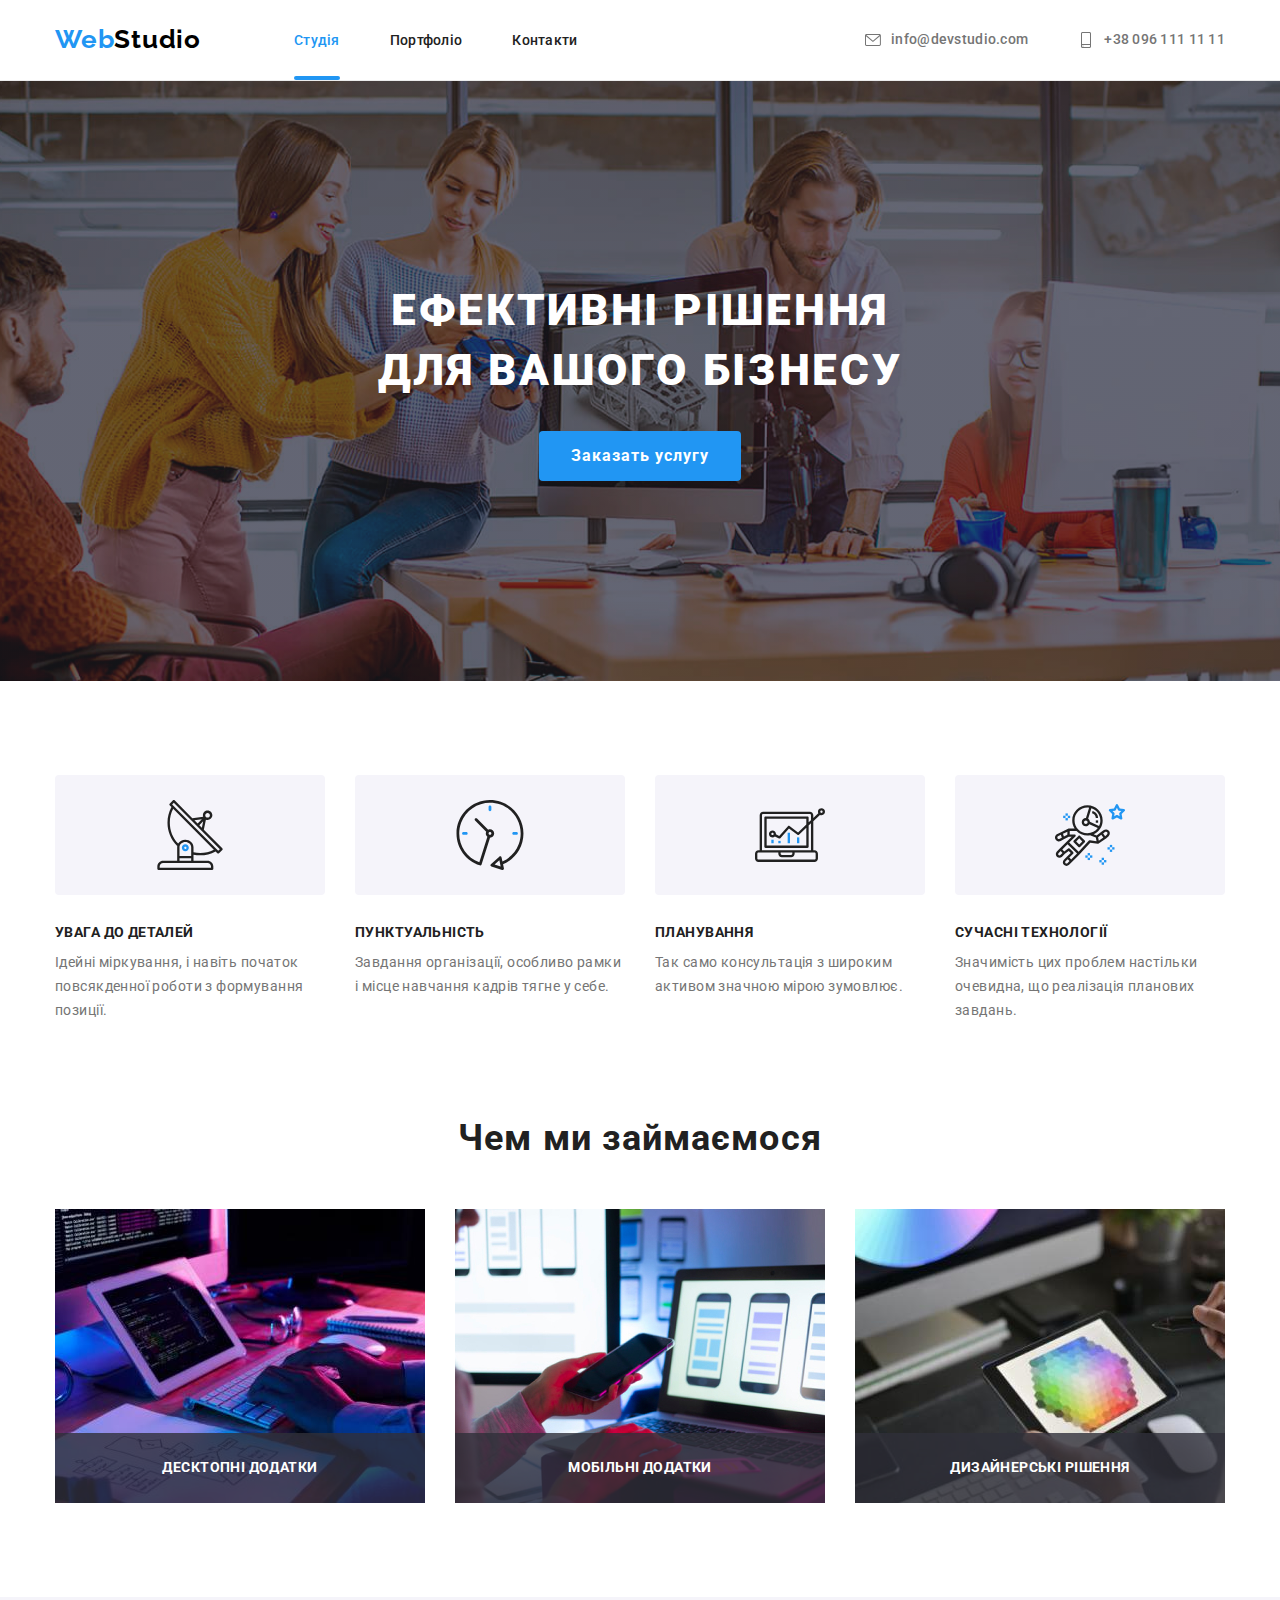
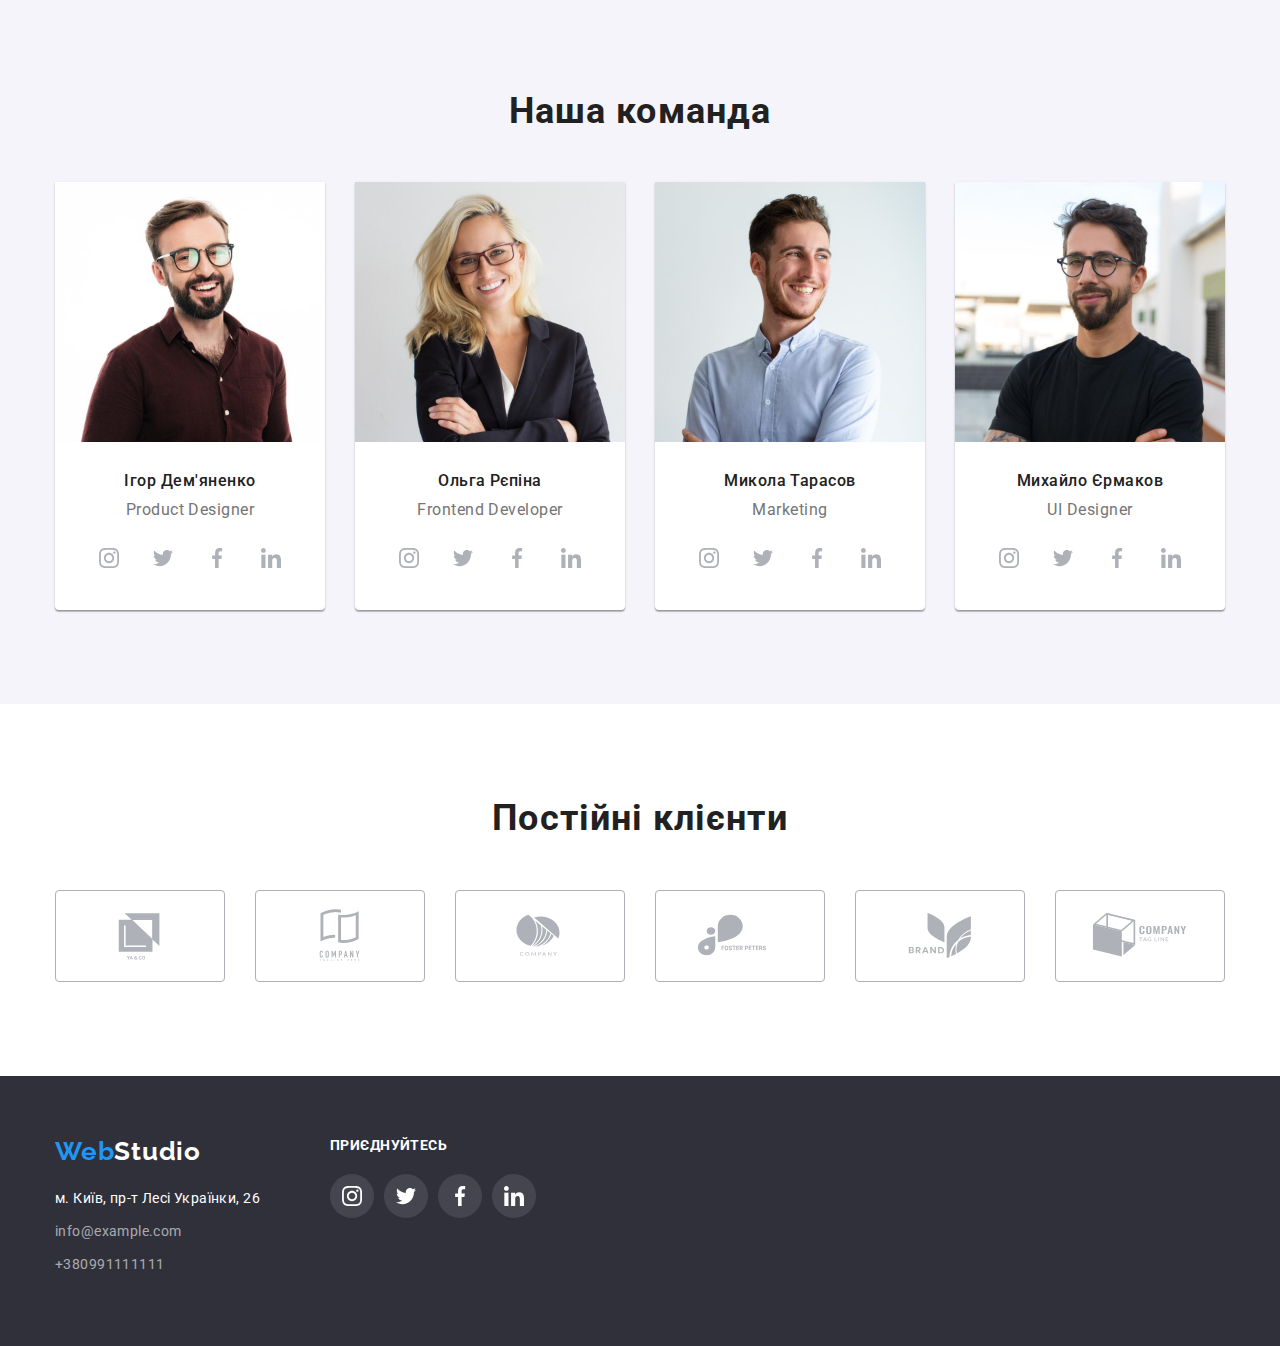
<file: index.html>
<!DOCTYPE html>
<html lang="uk">
<head>

    <meta charset="UTF-8">
    <meta http-equiv="X-UA-Compatible" content="IE=edge">
    <meta name="viewport" content="width=device-width, initial-scale=1.0">
    <title>WebStudio</title>
    <link rel="preconnect" href="https://fonts.googleapis.com">
    <link rel="preconnect" href="https://fonts.gstatic.com" crossorigin>
    <link rel="stylesheet"
        href="https://fonts.googleapis.com/css2?family=Montserrat:wght@400;700&family=Raleway:wght@700&family=Roboto:wght@400;500;700;900&display=swap">
    <link href="https://cdnjs.cloudflare.com/ajax/libs/modern-normalize/1.1.0/modern-normalize.min.css" rel="stylesheet">
    <link rel="stylesheet" href="./css/styles.css">
  
</head>

<body>

    <header class="header">

<div class="container">
    <a class="logo" href="./index.html"><span class="logo-span">Web</span>Studio</a>
    <nav>
        <ul class="header-list list">
            <li class="header-item"><a class="header-link link active" href="./index.html">Студія</a></li>
            <li class="header-item"><a class="header-link link" href="./portfolio.html">Портфоліо</a></li>
            <li class="header-item"><a class="header-link link" href="">Контакти</a></li>
        </ul>
    </nav>
    <ul class="header-contact-list list">
        <li><a class="header-contact-link link" href=""><svg class="contact-icon" width="16" height="16">
            <use href="./images/symbol-defs.svg#icon-envelope"></use>
            </svg>info@devstudio.com</a>
        </li>
        <li>
            <a class="header-contact-link link" href=""><svg class="contact-icon" width="16" height="16">
            <use href="./images/symbol-defs.svg#icon-smartphone-1"></use>
            </svg>+38 096 111 11 11</a></li>
    </ul>
</div>     
    </header>

    <main> 

        <section class="hero">
            <div class="container">
                <h1 class="hero-title">Ефективні рішення <br> для вашого бізнесу</h1>
                <button class="hero-button" type="button" data-modal-open>Заказать услугу</button>
               
                </div>
        </section>       
        <section class="benefits">
            <div class="container">
                <h2 class="visually-hidden">Сильные стороны</h2>
                <ul class="benefits-list list">
                    <li class="benefits-item"><div class="benefit-card"><svg class="benefits-icon" width="70" height="70">
                        <use href="./images/symbol-defs.svg#icon-antenna"></use></svg></div>
                        <h3 class="benefits-title">Увага до деталей</h3>
                        <p class="benefits-text">Ідейні міркування, і навіть початок повсякденної роботи з формування позиції.
                        </p>
                    </li>
                    <li class="benefits-item"><div class="benefit-card"><svg class="benefits-icon" width="70" height="70">
                        <use href="./images/symbol-defs.svg#icon-clock"></use>
                        </svg></div>
                        <h3 class="benefits-title">Пунктуальність</h3>
                        <p class="benefits-text">Завдання організації, особливо рамки і місце навчання кадрів тягне у себе.
                        </p>
                    </li>
                    <li class="benefits-item"><div class="benefit-card"><svg class="benefits-icon" width="70" height="70">
                        <use href="./images/symbol-defs.svg#icon-diagram"></use></svg></div>
                        <h3 class="benefits-title">Планування</h3>
                        <p class="benefits-text">Так само консультація з широким активом значною мірою зумовлює.
                        </p>
                    </li>
                    <li class="benefits-item"><div class="benefit-card"><svg class="benefits-icon" width="70" height="70">
                        <use href="./images/symbol-defs.svg#icon-astronaut"></use>
                        </svg></div>
                        <h3 class="benefits-title">Сучасні технології</h3>
                        <p class="benefits-text">Значимість цих проблем настільки очевидна, що реалізація планових завдань.</p>
                    </li>
                </ul>
            </div>               
        </section>
        <section class="specialty">
            <div class="container">
                <h2 class="specialty-title">Чем ми займаємося</h2>
                <ul class="specialty-list list">
                    <li class="specialty-item">
                        <a href=""><img src="./images/box1.jpg" alt="Десктопні додатки" width="370"></a>
                        <p class="specialty-item-overlay">Десктопні додатки</p>
                    </li>
                    <li class="specialty-item">
                        <a href=""><img src="./images/box2.jpg" alt="Мобільні додатки" width="370"></a>
                        <p class="specialty-item-overlay">Мобільні додатки</p>
                    </li>
                    <li class="specialty-item">
                        <a href=""><img src="./images/box3.jpg" alt="Дизайнерські рішення" width="370"></a>
                        <p class="specialty-item-overlay">Дизайнерські рішення</p>
                    </li>
                    </ul>
            </div>
        </section>
        <section class="team">
            <div class="container">
                <h2 class="team-title">Наша команда</h2>
                <ul class="team-list list">
                    <li class="team-item">
                        <a class="team-link link" href=""><img src="./images/imgigordemyanenko.jpg" alt="Фото Игоря Дямяненко"width="270"></a>
                            <div class="discription">
                                <h3 class="team-player">Ігор Дем'яненко</h3>
                                <p lang="en" class="team-player-trade">Product Designer</p>
                                <ul class="team-soc-list list">
                                    <li class="team-soc-item"><a class="team-soc-link" href=""><svg class="soc-icon" width="20" height="20">
                                            <use href="./images/symbol-defs.svg#icon-instagram"></use></svg></a>
                                    </li>
                                    <li class="team-soc-item"><a class="team-soc-link" href=""><svg class="soc-icon" width="20" height="20">
                                            <use href="./images/symbol-defs.svg#icon-twitter"></use></svg></a>
                                    </li>
                                    <li class="team-soc-item"><a class="team-soc-link" href=""><svg class="soc-icon" width="20" height="20">
                                            <use href="./images/symbol-defs.svg#icon-facebook"></use></svg></a>
                                    </li>
                                    <li class="team-soc-item"><a class="team-soc-link" href=""><svg class="soc-icon" width="20" height="20">
                                            <use href="./images/symbol-defs.svg#icon-linkedin"></use></svg></a>
                                    </li>
                                    </ul>
                            </div>     
                    </li>
                    <li class="team-item">
                        <a class="team-link link" href=""><img src="./images/imgolgarepyena.jpg" alt="Фото Ольги Репеной" width="270"></a>
                            <div class="discription">
                                <h3 class="team-player">Ольга Рєпіна</h3>
                                <p lang="en" class="team-player-trade">Frontend Developer</p>
                                <ul class="team-soc-list list">
                                    <li class="team-soc-item"><a class="team-soc-link" href=""><svg class="soc-icon" width="20" height="20">
                                            <use href="./images/symbol-defs.svg#icon-instagram"></use></svg></a>
                                    </li>
                                    <li class="team-soc-item"><a class="team-soc-link" href=""><svg class="soc-icon" width="20" height="20">
                                            <use href="./images/symbol-defs.svg#icon-twitter"></use></svg></a>
                                    </li>
                                    <li class="team-soc-item"><a class="team-soc-link" href=""><svg class="soc-icon" width="20" height="20">
                                            <use href="./images/symbol-defs.svg#icon-facebook"></use></svg></a>
                                    </li>
                                    <li class="team-soc-item"><a class="team-soc-link" href=""><svg class="soc-icon" width="20" height="20">
                                            <use href="./images/symbol-defs.svg#icon-linkedin"></use></svg></a>
                                    </li>
                                </ul>
                            </div>     
                    </li>
                    <li class="team-item">
                        <a class="team-link link" href=""><img src="./images/imgnikolaytarasov.jpg" alt="Фото Николая Тарасова"width="270"></a>
                            <div class="discription">
                                <h3 class="team-player">Микола Тарасов</h3>
                                <p lang="en" class="team-player-trade">Marketing</p>
                                <ul class="team-soc-list list">
                                    <li class="team-soc-item"><a class="team-soc-link" href=""><svg class="soc-icon" width="20" height="20">
                                                <use href="./images/symbol-defs.svg#icon-instagram"></use></svg></a>
                                    </li>
                                    <li class="team-soc-item"><a class="team-soc-link" href=""><svg class="soc-icon" width="20" height="20">
                                                <use href="./images/symbol-defs.svg#icon-twitter"></use></svg></a>
                                        </li>
                                    <li class="team-soc-item"><a class="team-soc-link" href=""><svg class="soc-icon" width="20" height="20">
                                                <use href="./images/symbol-defs.svg#icon-facebook"></use></svg></a>
                                    </li>
                                    <li class="team-soc-item"><a class="team-soc-link" href=""><svg class="soc-icon" width="20" height="20">
                                                <use href="./images/symbol-defs.svg#icon-linkedin"></use></svg></a>
                                    </li>
                                </ul>
                            </div>   
                    </li>
                    <li class="team-item">
                        <a class="team-link link" href=""><img src="./images/imgmihailyermakov.jpg" alt="Фото Михаила Ермакова"width="270"></a>
                            <div class="discription">
                                <h3 class="team-player">Михайло Єрмаков</h3>
                                <p lang="en" class="team-player-trade">UI Designer</p>
                                <ul class="team-soc-list list">
                                    <li class="team-soc-item"><a class="team-soc-link" href=""><svg class="soc-icon" width="20" height="20">
                                                <use href="./images/symbol-defs.svg#icon-instagram"></use></svg></a>
                                    </li>
                                    <li class="team-soc-item"><a class="team-soc-link" href=""><svg class="soc-icon" width="20" height="20">
                                                <use href="./images/symbol-defs.svg#icon-twitter"></use></svg></a>
                                    </li>
                                    <li class="team-soc-item"><a class="team-soc-link" href=""><svg class="soc-icon" width="20" height="20">
                                                <use href="./images/symbol-defs.svg#icon-facebook"></use></svg></a>
                                    </li>
                                    <li class="team-soc-item"><a class="team-soc-link" href=""><svg class="soc-icon" width="20" height="20">
                                                <use href="./images/symbol-defs.svg#icon-linkedin"></use>
                                            </svg></a>
                                    </li>
                                </ul>
                            </div>  
                    </li>
                </ul>
            </div>
        </section>  
        <section class="customers">
            <div class="container">
                <h2 class="customers-title">Постійні клієнти</h2>
                    <ul class="customers-list list">
                        <li class="customer-item"><a class="customer-link link" href=""><svg class="customer-icon" width="106" height="60">
                            <use href="./images/symbol-defs.svg#icon-Logo"></use></svg></a>
                        </li>
                        <li class="customer-item"><a class="customer-link link" href=""><svg class="customer-icon" width="106" height="60">
                            <use href="./images/symbol-defs.svg#icon-Logo-1"></use></svg></a>
                        </li>
                        <li class="customer-item"><a class="customer-link link" href=""><svg class="customer-icon" width="106" height="60">
                            <use href="./images/symbol-defs.svg#icon-Logo-2"></use></svg></a>
                        </li>
                        <li class="customer-item"><a class="customer-link link" href=""><svg class="customer-icon" width="106" height="60">
                            <use href="./images/symbol-defs.svg#icon-Logo-3"></use></svg></a>
                        </li>
                        <li class="customer-item"><a class="customer-link link" href=""><svg class="customer-icon" width="106" height="60">
                                <use href="./images/symbol-defs.svg#icon-Logo-4"></use></svg></a>
                        </li>
                        <li class="customer-item"><a class="customer-link link" href=""><svg class="customer-icon" width="106" height="60">
                                <use href="./images/symbol-defs.svg#icon-Logo-5"></use></svg></a>
                        </li>    
                    </ul>
            </div>
                
        </section> 

    </main>

    <footer class="footer">

        <div class="footer-container">
            <div class="address-footer">
                <a class="logo" href="./index.html"><span class="logo-span">Web</span><span class="logo-footer">Studio</span></a>
                <address class="footer-address">м. Київ, пр-т Лесі Українки, 26</address>
                <address>
                    <ul class="address-list list">
                        <li class="address-list-item"><a class="address-contect link" href="mailto:info@example.com">info@example.com</a></li>
                        <li class="address-list-item"><a class="address-contect link" href="tel:+380991111111">+380991111111</a></li>
                    </ul>
                </address>
            </div> 
            <div class="footer-soc">
                <span class="pre-titel-soc">Приєднуйтесь</span>
                <ul class="footer-soc-list list">
                    <li class="footer-soc-item"><a class="footer-soc-link" href=""><svg class="footer-soc-icon" width="20" height="20">
                                <use href="./images/symbol-defs.svg#icon-instagram"></use></svg></a>
                    </li>
                    <li class="footer-soc-item"><a class="footer-soc-link" href=""><svg class="footer-soc-icon" width="20" height="20">
                                <use href="./images/symbol-defs.svg#icon-twitter"></use></svg></a>
                    </li>
                    <li class="footer-soc-item"><a class="footer-soc-link" href=""><svg class="footer-soc-icon" width="20" height="20">
                                <use href="./images/symbol-defs.svg#icon-facebook"></use></svg></a>
                    </li>
                    <li class="footer-soc-item"><a class="footer-soc-link" href=""><svg class="footer-soc-icon" width="20" height="20">
                                <use href="./images/symbol-defs.svg#icon-linkedin"></use></svg></a>
                    </li>
                </ul>
            </div>
        </div>

    </footer>
    
    <div class="backdrop is-hidden" data-modal>
        <div class="modal ">
            <button type="button" class="modal-close" data-modal-close><svg class="modal-close-symbol" width="17" heigth="17"><use href="./images/symbol-defs.svg#icon-close-black"></use></svg>
            </button>
        </div>
    </div>
    <script src="https://unpkg.com/aos@2.3.1/dist/aos.js"></script>
    <script></script>
<script src="./modal.js"></script>
</body>

</html>
</file>
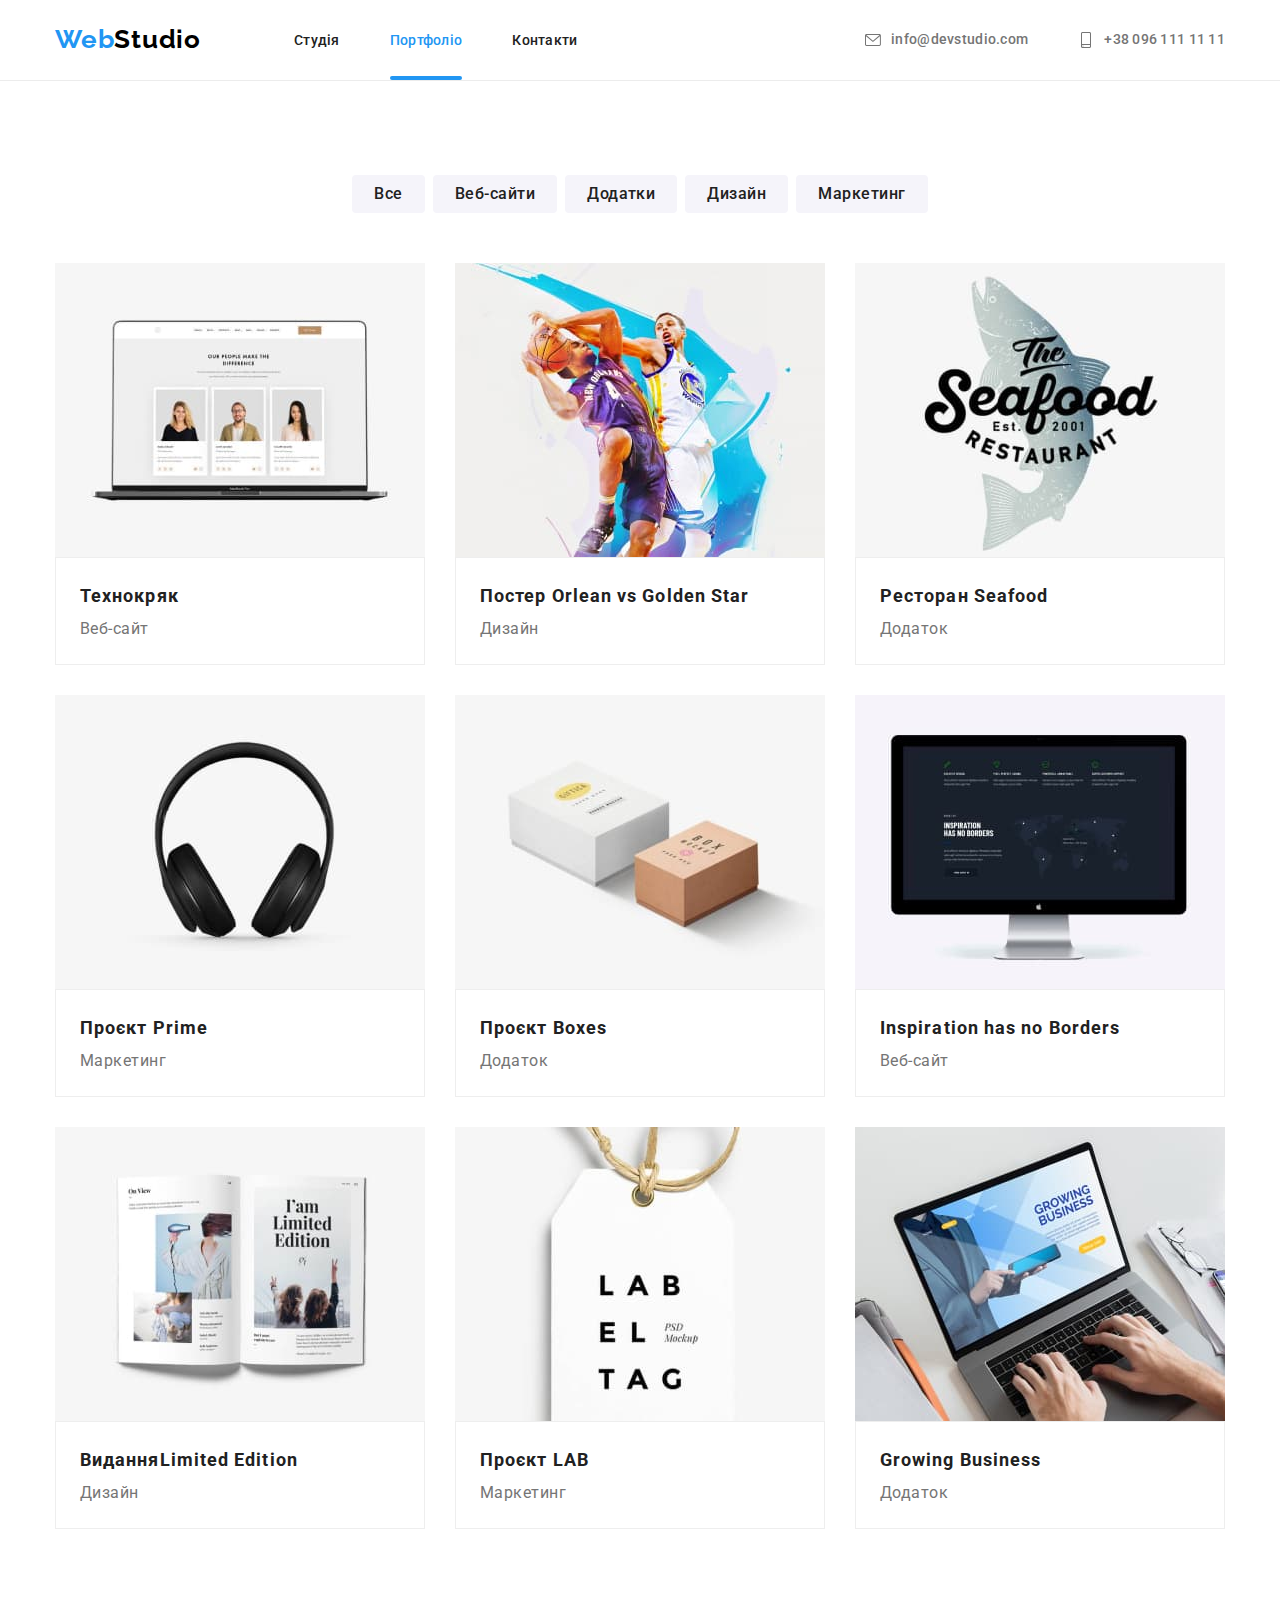
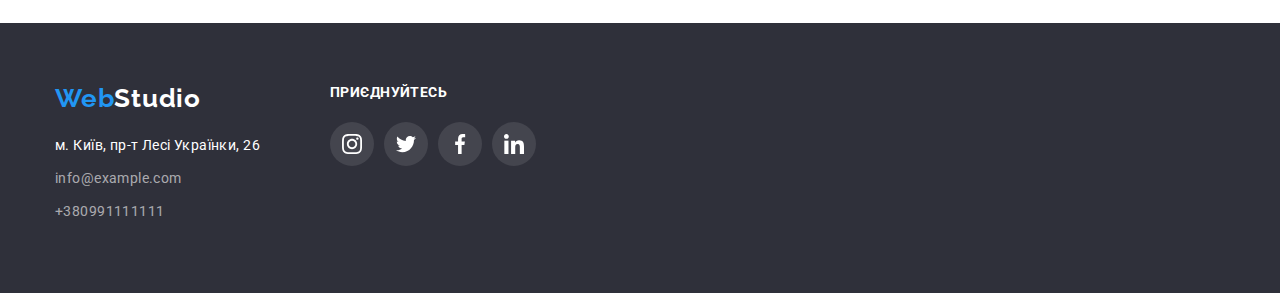
<file: portfolio.html>
<!DOCTYPE html>
<html lang="ru">

<head>

    <meta charset="UTF-8">
    <meta http-equiv="X-UA-Compatible" content="IE=edge">
    <meta name="viewport" content="width=device-width, initial-scale=1.0">
    <title>WebStudio</title>
    <link rel="preconnect" href="https://fonts.googleapis.com">
    <link rel="preconnect" href="https://fonts.gstatic.com" crossorigin>
    <link rel="stylesheet"
        href="https://fonts.googleapis.com/css2?family=Montserrat:wght@400;700&family=Raleway:wght@700&family=Roboto:wght@400;500;700;900&display=swap">
    <link href="https://cdnjs.cloudflare.com/ajax/libs/modern-normalize/1.1.0/modern-normalize.min.css"
        rel="stylesheet">
    <link rel="stylesheet" href="./css/styles.css">

</head>

<body>

<header class="header">

    <div class="container">
        <a class="logo" href="./index.html"><span class="logo-span">Web</span>Studio</a>
        <nav>
            <ul class="header-list list">
                <li><a class="header-link link" href="./index.html">Студія</a></li>
                <li><a class="header-link link active" href="./portfolio.html">Портфоліо</a></li>
                <li><a class="header-link link" href="">Контакти</a></li>
            </ul>
        </nav>
        <ul class="header-contact-list list">
            <li><a class="header-contact-link link" href=""><svg class="contact-icon" width="16" height="16">
                        <use href="./images/symbol-defs.svg#icon-envelope"></use></svg>info@devstudio.com</a>
            </li>
            <li>
                <a class="header-contact-link link" href=""><svg class="contact-icon" width="16" height="16">
                        <use href="./images/symbol-defs.svg#icon-smartphone-1"></use></svg>+38 096 111 11 11</a>
            </li>
        </ul>
    </div>

</header>

    <main>

        <section class="portfolio">
            <div class="container">
                <h1 class="visually-hidden">Портфоліо</h1>
                <ul class="portfolio-button-list list">
                    <li><button class="portfolio-button" type="button">Все</button></li>
                    <li><button class="portfolio-button" type="button">Веб-сайти</button></li>
                    <li><button class="portfolio-button" type="button">Додатки</button></li>
                    <li><button class="portfolio-button" type="button">Дизайн</button></li>
                    <li><button class="portfolio-button" type="button">Маркетинг</button></li>
                </ul>
            <ul class="portfolio-list list">
            <li class="portfolio-item">
            <div class="portfolio-thurm"><a class="portfolio-link link" href=""><img src="./images/technocrack.jpg" alt="Технокряк" width="370">
                <p class="portfolio-hidden-description">Ресурс пропонує комплексні пропозиції з різним рівнем функціоналу та сервісів. Все це дозволить відвідувачу отримати
                вичерпні відомості про компанію чи приватну особу.</p></div>
                <div class="project-name"><h2 class="portfolio-title">Технокряк</h2>
                <p class="portfolio-text">Веб-сайт</p></div></a>
            
            </li>
            <li class="portfolio-item">
            <div class="portfolio-thurm"><a class="portfolio-link link" href=""><img src="./images/posterneworleanvsgoldenstar.jpg" alt="Постер" width="370">
                <p class="portfolio-hidden-description">Ресурс пропонує комплексні пропозиції з різним рівнем функціоналу та сервісів. Все це дозволить відвідувачу отримати
                вичерпні відомості про компанію чи приватну особу.</p></div>
                <div class="project-name"><h2 class="portfolio-title">Постер <span lang="en">Orlean vs Golden Star</span></h2>
                <p class="portfolio-text">Дизайн</p></div></a>
            
            </li>
            <li class="portfolio-item">
            <div class="portfolio-thurm"><a class="portfolio-link link" href=""><img src="./images/restaurantseafood.jpg" alt="Ресторант морепродуктов" width="370">
            <p class="portfolio-hidden-description">Ресурс пропонує комплексні пропозиції з різним рівнем функціоналу та сервісів.Все це дозволить відвідувачу отримати
                вичерпні відомості про компанію чи приватну особу.</p></div>
                <div class="project-name"><h2 class="portfolio-title">Ресторан <span lang="en">Seafood</span></h2>
                <p class="portfolio-text">Додаток</p></div></a>
            
            </li>
            <li class="portfolio-item">
            <div class="portfolio-thurm"><a class="portfolio-link link" href=""><img src="./images/projectprime.jpg" alt="Маркетинговый проект" width="370">
            <p class="portfolio-hidden-description">Ресурс пропонує комплексні пропозиції з різним рівнем функціоналу та сервісів.Все це дозволить відвідувачу отримати
                вичерпні відомості про компанію чи приватну особу.</p></div>
                <div class="project-name"><h2 class="portfolio-title">Проєкт <span lang="en">Prime</span></h2>
                <p class="portfolio-text">Маркетинг</p></div></a>
            
            </li>
            <li class="portfolio-item">
            <div class="portfolio-thurm"><a class="portfolio-link link" href=""><img src="./images/projectboxes.jpg" alt="Приложение коробки" width="370">
                <p class="portfolio-hidden-description">Ресурс пропонує комплексні пропозиції з різним рівнем функціоналу та сервісів.Все це дозволить відвідувачу отримати
                вичерпні відомості про компанію чи приватну особу.</p></div>
                <div class="project-name"><h2 class="portfolio-title">Проєкт <span lang="en">Boxes</span></h2>
                <p class="portfolio-text">Додаток</p></div></a>
            
            </li>
            <li class="portfolio-item">
            <div class="portfolio-thurm"><a class="portfolio-link link" href=""><img src="./images/inspirationhasnoborders.jpg" alt="Веб-сайт" width="370">
            <p class="portfolio-hidden-description">Ресурс пропонує комплексні пропозиції з різним рівнем функціоналу та сервісів.Все це дозволить відвідувачу отримати
                вичерпні відомості про компанію чи приватну особу.</p></div>
                <div class="project-name"><h2 lang="en" class="portfolio-title">Inspiration has no Borders</h2>
                <p class="portfolio-text">Веб-сайт</p></div></a>
            
            </li>
            <li class="portfolio-item">
            <div class="portfolio-thurm"><a class="portfolio-link link" href=""><img src="./images/issuelimitededition.jpg" alt="Дизайн издания" width="370">
                <p class="portfolio-hidden-description">Ресурс пропонує комплексні пропозиції з різним рівнем функціоналу та сервісів.Все це дозволить відвідувачу отримати
                вичерпні відомості про компанію чи приватну особу.</p></div>
                <div class="project-name"><h2 class="portfolio-title">Видання<span lang="en">Limited Edition</span></h2>
                <p class="portfolio-text">Дизайн</p></div></a>
            
            </li>
            <li class="portfolio-item">
            <div class="portfolio-thurm"><a class="portfolio-link link" href=""><img src="./images/projectlab.jpg" alt="Маркетинговый проект" width="370">
                <p class="portfolio-hidden-description">Ресурс пропонує комплексні пропозиції з різним рівнем функціоналу та сервісів.Все це дозволить відвідувачу отримати
                вичерпні відомості про компанію чи приватну особу.</p></div>
                <div class="project-name"><h2 class="portfolio-title">Проєкт <span lang="en">LAB</span></h2>
                <p class="portfolio-text">Маркетинг</p></div></a>
            
            </li>
            <li class="portfolio-item">
            <div class="portfolio-thurm"><a class="portfolio-link link" href=""><img src="./images/growingbusiness.jpg" alt="Приложение для бизнеса" width="370">
                <p class="portfolio-hidden-description">Ресурс пропонує комплексні пропозиції з різним рівнем функціоналу та сервісів.Все це дозволить відвідувачу отримати
                вичерпні відомості про компанію чи приватну особу.</p></div>
                <div class="project-name"><h2 lang="en" class="portfolio-title">Growing Business</h2>
                <p class="portfolio-text">Додаток</p></div></a>
            
            </li>
            </ul>
            </div>
        </section>

    </main>

<footer class="footer">

    <div class="footer-container">
        <div class="address-footer">
            <a class="logo" href="./index.html"><span class="logo-span">Web</span><span
                    class="logo-footer">Studio</span></a>
            <address class="footer-address">м. Київ, пр-т Лесі Українки, 26</address>
            <address>
                <ul class="address-list list">
                    <li class="address-list-item"><a class="address-contect link"
                            href="mailto:info@example.com">info@example.com</a></li>
                    <li class="address-list-item"><a class="address-contect link"
                            href="tel:+380991111111">+380991111111</a></li>
                </ul>
            </address>
        </div>
        <div class="footer-soc">
            <span class="pre-titel-soc">Приєднуйтесь</span>
            <ul class="footer-soc-list list">
                <li class="footer-soc-item"><a class="footer-soc-link" href=""><svg class="footer-soc-icon" width="20"height="20">
                            <use href="./images/symbol-defs.svg#icon-instagram"></use></svg></a>
                </li>
                <li class="footer-soc-item"><a class="footer-soc-link" href=""><svg class="footer-soc-icon" width="20"height="20">
                            <use href="./images/symbol-defs.svg#icon-twitter"></use></svg></a>
                </li>
                <li class="footer-soc-item"><a class="footer-soc-link" href=""><svg class="footer-soc-icon" width="20"height="20">
                            <use href="./images/symbol-defs.svg#icon-facebook"></use></svg></a>
                </li>
                <li class="footer-soc-item"><a class="footer-soc-link" href=""><svg class="footer-soc-icon" width="20"height="20">
                            <use href="./images/symbol-defs.svg#icon-linkedin"></use></svg></a>
                </li>
            </ul>
        </div>
    </div>

</footer>

</body>

</html>
</file>
<file: css/styles.css>
:root{
    --primary-text-color:#757575;
    --secondary-text-color:#FFFFFF;
    --hero-titel-text-color:#ffffff;
    --title-text-color: #212121;
    --accent-color: #2196F3;
    --primary-white-color:#ffffff;
    --primary-grey-color: #2F303A;
    --button-grey-color:#F5F4FA;
}
h1,
h2,
h3,
h4,
h5,
h6 {
    color: var(--title-text-color);
    margin: 0;
}

p {
    margin: 0;
}

ul,
ol {
    margin: 0;
    padding-left: 0%;
}
img{
    display: block;
}
body{
    background-color:var(--primary-white-color);
    font-family: 'Roboto',sans-serif ;
    color: var(--primary-text-color);
}

.visually-hidden {
    position: absolute;
    width: 1px;
    height: 1px;
    margin: -1px;
    border: 0;
    padding: 0;
    white-space: nowrap;
    clip-path: inset(100%);
    clip: rect(0 0 0 0);
    overflow: hidden;
}
.container{
    width: 1200px;
    padding-left: 15px;
    padding-right: 15px;
    margin-left: auto;
    margin-right: auto;  
}

.header > .container{
    display: flex;
    align-items: center;
    
}
.header{
    border-bottom: 1px solid #ECECEC;
    
}
.logo {
    text-decoration: none;
    font-family: 'Raleway', sans-serif;
    font-weight: 700;
    font-size: 26px;
    line-height: 1.19;
    letter-spacing: 0.03em;
    color: #000000;
    margin-right: 0;
    padding-top: 24px;
    padding-bottom: 25px;
}

.logo-span{
    color: var(--accent-color);
}
.list{
    list-style: none; }
   
.link{
    text-decoration: none;
}
.header-list{
    display: flex;
    gap: 50px;
    margin-left: 93px;   
}

.header-link {
    font-weight: 500;
    font-size: 14px;
    line-height: 1.14;
    letter-spacing: 0.02em;
    padding-top: 32px;
    padding-bottom: 32px;
    color: var(--title-text-color);
    transition: color 250ms cubic-bezier(0.4, 0, 0.2, 1);
    
}

.active{
color: var(--accent-color);
position: relative;
}

.active::after{
    position: absolute;
    content: '';
    left: 0;
    bottom: 0;
    width: 100%;
    height: 4px;
    background-color: var(--accent-color);
    border-radius: 2px;
}

.header-link:hover,
.header-link:focus {
    color: var(--accent-color);
}

.header-contact-list{
    display: flex;
    gap: 50px;
    margin-left: auto; 
}
.header-contact-link{
    display: flex;
    cursor: pointer;
    color: var(--primary-text-color);
    fill: var(--primary-text-color); 
    font-weight: 500;
    font-size: 14px;
    line-height: 1.14;
    letter-spacing: 0.02em;
    padding-top: 32px;
    padding-bottom: 32px;
    transition: color 250ms cubic-bezier(0.4, 0, 0.2, 1), fill 250ms cubic-bezier(0.4, 0, 0.2, 1);
}

.header-contact-link:hover,
.header-contact-link:focus,
.header-contact-link:active{
color: var(--accent-color);
fill: var(--accent-color);
}

.contact-icon {
    margin-right: 10px; 
}



.hero{
    background-color: var(--primary-grey-color);
    background-image: linear-gradient(rgba(47, 48, 58, 0.4), rgba(47, 48, 58, 0.4)), 
    url(../images/background_image.png);
    padding-top: 200px;
    padding-bottom: 200px;
    max-width: 1600px;
    margin: 0 auto;
    background-repeat: no-repeat;
    background-size: cover;
    background-position: center;


}

.hero-title{
        font-weight: 900;
        font-size: 44px;
        line-height: 1.36;
        text-align: center;
        letter-spacing: 0.06em;
        text-transform: uppercase;
        color: var(--hero-titel-text-color);
        margin-left: auto;
        margin-right: auto;
        margin-bottom: 30px;

}
.hero-button{
        background-color: var(--accent-color);
        font-family: inherit;
        font-weight: 700;
        font-size: 16px;
        line-height: 1.88;
        display: flex;
        align-items: center;
        text-align: center;
        letter-spacing: 0.06em;
        cursor: pointer;
        color: var(--secondary-text-color);
        margin-left: auto;
        margin-right: auto;
        padding: 10px 32px;
        border: none;
        border-radius: 4px;
        
}


.benefits{
    padding-top: 94px;
    padding-bottom: 94px;
}
.benefits-list{
    display: flex;
    margin-left: auto;
    margin-right: auto;
    gap: 30px;
}
.benefit-card{
    display: flex;
    width: 270px;
    height: 120px;
    background-color: var(--button-grey-color);
    border-radius: 4px;
    justify-content: center;
    align-items: center;
    margin-bottom: 30px;
}

.benefits-icon{

}
.benefits-title{
    font-weight: 700;
    font-size: 14px;
    line-height: 1.14;
    letter-spacing: 0.03em;
    text-transform: uppercase;
    margin-bottom: 10px;
    
}


.benefits-text{
    font-size: 14px;
    line-height: 1.71;
    letter-spacing: 0.03em;
}
.specialty{
    padding-bottom: 94px;
}
.specialty-title{
    font-weight: 700;
    font-size: 36px;
    line-height: 1.17;
    text-align: center;
    letter-spacing: 0.03em;
    margin-bottom: 50px;
}
.container > .specialty-list{
    display: flex;
    gap: 30px;
}

.specialty-item{
    position: relative;
} 
.specialty-item-overlay{
    position: absolute;
    content: '';
    width: 100%;
    height: 70px;
    left: 0;
    bottom: 0;
    background-color: rgba(47, 48, 58, 0.8);
    font-weight: 700;
    font-size: 14px;
    line-height: 1.14;
    letter-spacing: 0.03em;
    padding-top: 27px;
    padding-bottom: 27px;
    text-align: center;
    text-transform: uppercase;
    color: var(--secondary-text-color);    
}

.team{
padding-top: 94px;
padding-bottom: 94px;
background-color: #F5F4FA

}

.team-item{
    background-color: var(--primary-white-color);
    border-bottom-right-radius: 4px;
    border-bottom-left-radius: 4px;
    box-shadow: 0px 2px 1px rgba(0, 0, 0, 0.2), 0px 1px 1px rgba(0, 0, 0, 0.14), 0px
    1px 3px rgba(0, 0, 0, 0.12);
    cursor: pointer;
}
.team-title{
    font-weight: 700;
    font-size: 36px;
    line-height: 1.16;
    text-align: center;
    letter-spacing: 0.03em;
    margin-bottom: 50px;
}
 .team-list{
    display: flex;
    gap: 30px;
    
}
.team-player{
        font-weight: 500;
        font-size: 16px;
        line-height: 1.18;
        text-align: center;
        letter-spacing: 0.03em;
        margin-bottom: 10px;
        
}
.team-player-trade{
    font-size: 16px;
    line-height: 1.18;
    text-align: center;
    letter-spacing: 0.03em;
    color: var(--primary-text-color);
    margin-bottom: 16px;
}
.discription{
    padding-top: 30px;
    padding-bottom: 30px;
}

.team-soc-list{
    display: flex;
   /* gap: 10px;*/
    justify-content: center;
    align-items: center;
    margin: -5px; 
}
.team-soc-link{
    width: 44px;
    height: 44px;
    display: flex;
    align-items: center;
    justify-content: center;
    background-color: var(--primary-white-color);
    border-radius: 50%; 
    margin: 5px;
    fill: #AFB1B8;
    transition: background-color 250ms cubic-bezier(0.4, 0, 0.2, 1), fill 250ms cubic-bezier(0.4, 0, 0.2, 1);
    }
    
.team-soc-link:hover,
.team-soc-link:focus{
background-color: var(--accent-color);
fill: #FFFFFF;
}


.portfolio{
    padding-bottom: 94px;
    padding-top: 94px;
}
.portfolio-button-list{
    display: flex;
    gap: 8px;
    margin-left: auto;
    margin-right: auto;
    margin-bottom: 50px;
    justify-content: center;
}
.portfolio-button{
    background-color: var(--button-grey-color);
    font-family: inherit;
    font-weight: 500;
    font-size: 16px;
    line-height: 1.62;
    text-align: center;
    letter-spacing: 0.03em;
    cursor: pointer;
    color: var(--title-text-color);
    padding: 6px 22px;
    border: none;
    border-radius: 4px;
    transition: background-color 250ms cubic-bezier(0.4, 0, 0.2, 1), color 250ms cubic-bezier(0.4, 0, 0.2, 1),
    box-shadow 250ms cubic-bezier(0.4, 0, 0.2, 1);
}
.portfolio-button:active,
.portfolio-button:hover,
.portfolio-button:focus{
    background-color: var(--accent-color);
    color: var(--secondary-text-color);
    box-shadow: 0px 2px 2px 0px rgba(0, 0, 0, 0.12), 0px 1px 2px 0px rgba(0, 0, 0, 0.08);
}

.portfolio-title{
    font-family: 'Roboto';
    font-weight: 700;
    font-size: 18px;
    line-height: 2.0;
    letter-spacing: 0.06em;
    
    }
    
.portfolio-list{
    display: flex;
    flex-wrap: wrap;
    gap: 30px;
   
}
.portfolio-item{
    width: calc(100%/3-30px);
    cursor: pointer;
    transition: box-shadow 250ms cubic-bezier(0.4, 0, 0.2, 1);
}
.portfolio-item:hover{
box-shadow: 1px 4px 6px 0px rgba(0, 0, 0, 0.16), 0px 4px 4px 0px rgba(0, 0, 0, 0.06);
}
.portfolio-thurm{
    position: relative;
    overflow: hidden;
}
.portfolio-hidden-description{
    position: absolute;
    width: 100%;
    height: 100%;
    transform: translate(0%, 0%);
    background-color: rgba(33, 150, 243, 0.9);
    color: var(--secondary-text-color);
    font-size: 18px;
    line-height: 1.33;
    text-align: left;
    letter-spacing: 0.03em;
    padding-left: 24px;
    padding-right: 24px;
    padding-top: 63px;
    transition: transform 250ms cubic-bezier(0.4, 0, 0.2, 1);
}

.portfolio-item:hover .portfolio-hidden-description{
    transform: translate(0%, -100%);
}
.portfolio-text{
    font-size: 16px;
    line-height: 1.88;
    letter-spacing: 0.03em;
    color: var(--primary-text-color);
    }

.project-name{
    padding: 20px 24px;
    border: 1px solid #EEEEEE  ;
}
.customers{
    padding-top: 94px;
    padding-bottom: 94px;
}
.customers-title{
    font-weight: 700;
    font-size: 36px;
    line-height: 1.16;
    text-align: center;
    letter-spacing: 0.03em;
    margin-bottom: 50px;

}
.customers-list{
    display: flex;
    gap: 30px;
    justify-content: center;
    align-items: center;
    
}
.customer-link{
    display: flex;
    width: 170px;
    height: 92px;
    justify-content: center;
    align-items: center;
    border-radius: 4px;
    border: 1px solid #AFB1B8;
    cursor: pointer;
    fill: #AFB1B8;
    transition: fill 250ms cubic-bezier(0.4, 0, 0.2, 1), border 250ms cubic-bezier(0.4, 0, 0.2, 1);
}


.customer-link:hover,
.customer-link:focus{
fill: var(--accent-color);
border: 1px solid var(--accent-color);

}


.footer{
    display: flex;
    background-color: var(--primary-grey-color);
    padding-top: 60px;
    padding-bottom: 60px;
    align-items: baseline;
    
}
.footer-container{
    display: flex;
    width: 1200px;
    padding-left: 15px;
    padding-right: 15px;
    margin-left: auto;
    margin-right: auto;
    }

.footer-soc{
    margin-left: 70px;
    }

.pre-titel-soc{
    font-weight: 700;
    font-size: 14px ;
    line-height: 1.14;
    letter-spacing: 0.03em;
    color: var(--secondary-text-color);
    text-transform: uppercase;
}
.footer-soc-list{
    display: flex;
    gap: 10px;
    margin-top: 20px;
   
}

.footer-soc-link{
    width: 44px;
    height: 44px;
    background-color: rgba(255, 255, 255, 0.1);
    border-radius: 50%;
    display: flex;
    align-items: center;
    justify-content: center;
    fill: var(--secondary-text-color);
    transition: background-color 250ms cubic-bezier(0.4, 0, 0.2, 1);
}
.footer-soc-link:hover,
.footer-soc-link:focus{
background-color: var(--accent-color)
}

.logo-footer{
    color: var(--secondary-text-color);
}
address{
    font-family: inherit;
    font-style: normal;
    font-size: 14px;
    line-height: 1.71;
    letter-spacing: 0.03em;
    color: var(--secondary-text-color);

}

.address-list-item{
    margin-bottom: 9px;
}
.address-contect{
    font-size: 14px;
    line-height: 1.71;
    letter-spacing: 0.03em;
    color: rgba(255, 255, 255, 0.6);  
}

.footer-address
{
    margin-top: 20px;
    margin-bottom: 9px;
}

.backdrop {
    position: fixed;
    width: 100vw;
    height: 100vh;
    background-color: rgba(0, 0, 0, 0.2);
    top: 0;
    left: 0;
    transition: opacity 250ms cubic-bezier(0.4, 0, 0.2, 1), visibility 250ms cubic-bezier(0.4, 0, 0.2, 1);
}

.backdrop.is-hidden .modal {
    transform: translate(-50%, -50%) scale(1.2);}
    

.modal {
    position: absolute;
    left: 50%;
    top: 50%;
    transform: translate(-50%, -50%);
    width: 530px;
    height: 580px;
    background-color: var(--primary-white-color);
    box-shadow: 0px 2px 1px  rgba(0, 0, 0, 0.2), 0px 1px 1px  rgba(0, 0, 0, 0.14), 0px 1px 3px  rgba(0, 0, 0, 0.12);
    border-radius: 4px;
    transition: transform 250ms cubic-bezier(0.4, 0, 0.2, 1);
}

.modal-close {
    position: fixed;
    right: 0;
    width: 30px;
    height: 30px;
    border-radius: 50%;
    border: 1px solid rgba(0, 0, 0, 0.1);
    background-color: var(--primary-white-color);
    margin: 8px;
    transition: transform 250ms cubic-bezier(0.4, 0, 0.2, 1);
}
.modal-close-symbol{
    position: absolute;
    transform: translate(-50%, -50%);   
}

.is-hidden{
    visibility: hidden;
    opacity: 0;
    pointer-events: none;

}
</file>
